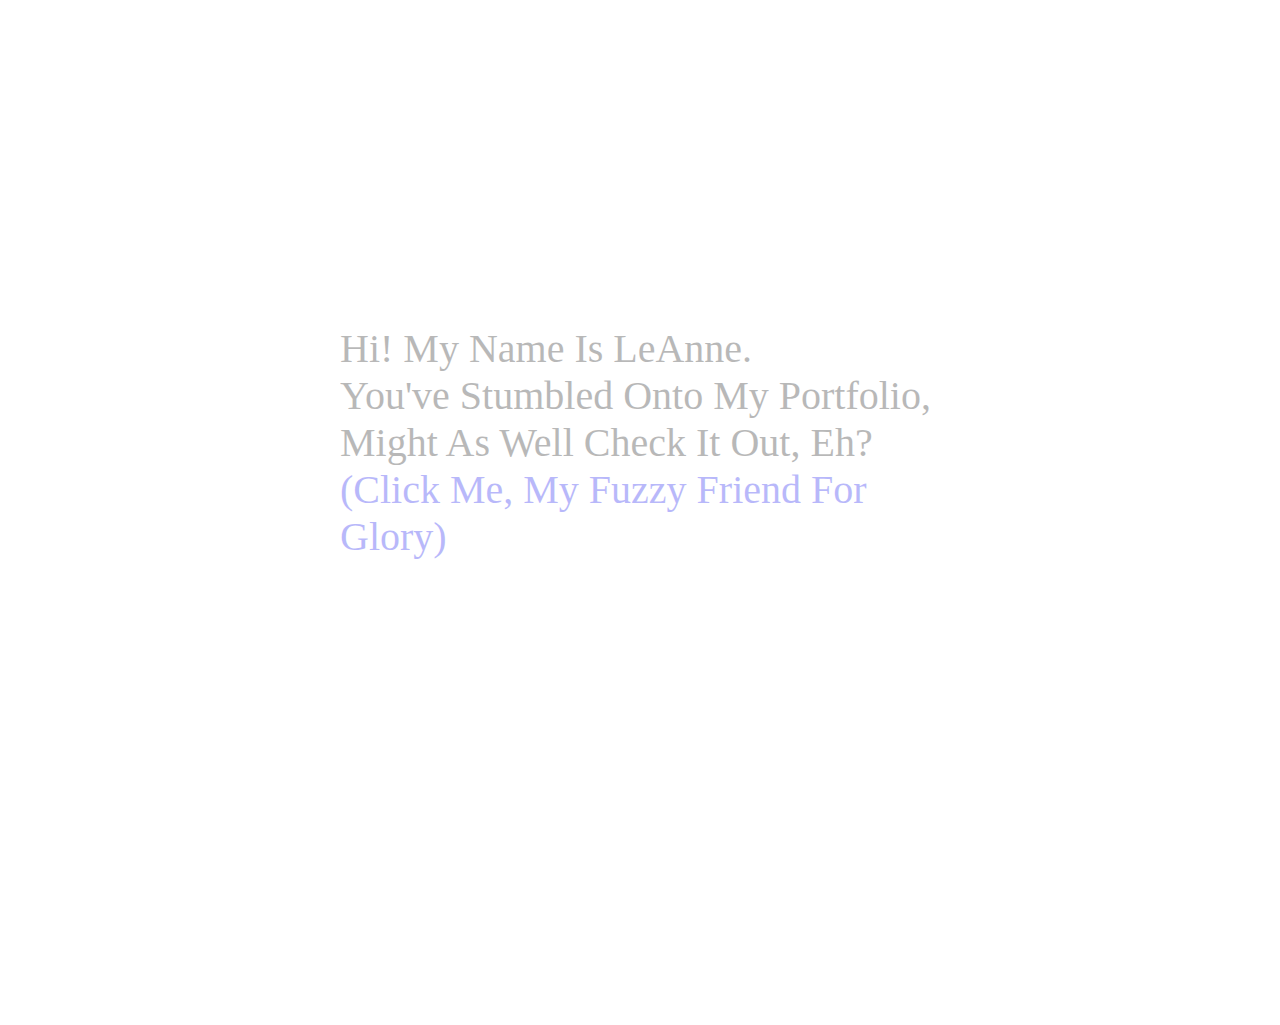
<file: index.html>
<!DOCTYPE html>
<html>

<link href="https://www.fontify.me/wf/42216a06e8977da4ccec1ff4702d0922" rel="stylesheet" type="text/css">
<style>
body{
font-family: font97579;
}
</style>

<head>
  <link rel="stylesheet" type="text/css" href="assets/css/style.css">
  <script src="assets/jquery.min.js"></script>
  <script type="text/javascript" src="assets/js/script.js"></script>
</head>
  <link rel="icon" href="assets/img/icon.png">
  <span id = "leanne">
    <div> Hi! My name is LeAnne.</div> <div>You've stumbled onto my portfolio,</div><div> might as well check it out, eh? </div></div>
    <a href = "assets/portfolio.html" class="transition"> (click me, my fuzzy friend for glory)</a>
  </span>

  </div>
  <body>


  </body>
</html>
</file>
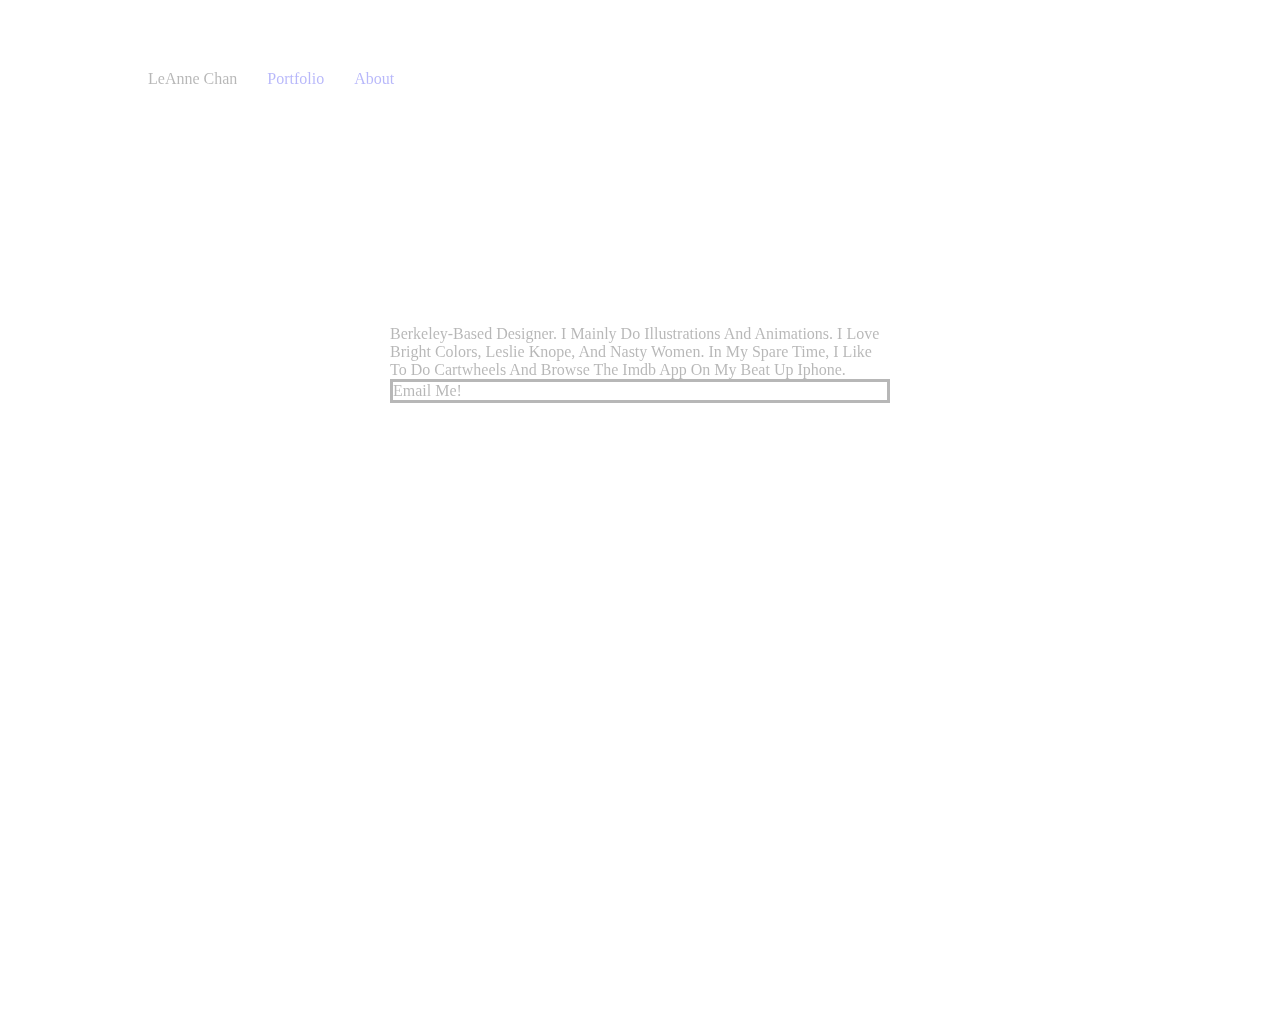
<file: assets/about.html>
<!DOCTYPE html>
<html>
<link href="https://www.fontify.me/wf/42216a06e8977da4ccec1ff4702d0922" rel="stylesheet" type="text/css">
<style>
body{
font-family: font97579;
}
</style>

<link rel="icon" href="img/icon.png">

    <link rel="stylesheet" type="text/css" href="css/style.css">
    <script src="jquery.min.js"></script>
    <script type="text/javascript" src="js/script.js"></script>

  <div class="homebar">
    <div class= "itembar"> LeAnne Chan</div>

    <a href = "portfolio.html">
        <div class= "itembar"> Portfolio </div>
    </a>

    <a href = "about.html">
        <div class= "itembar"> About </div>
    </a>

  </div>
  <body>
    <div id = "about">
    Berkeley-based designer. I mainly do illustrations and animations. I love bright colors, Leslie knope, and nasty women. In my spare time, I like to do cartwheels and browse the imdb app on my beat up iphone.
<a><div id = "emailme">Email me!
  <div id = "hidethis">leanne.chan97[at]gmail.com</div>
</div></a>

</div>
  </body>
</html>
</file>
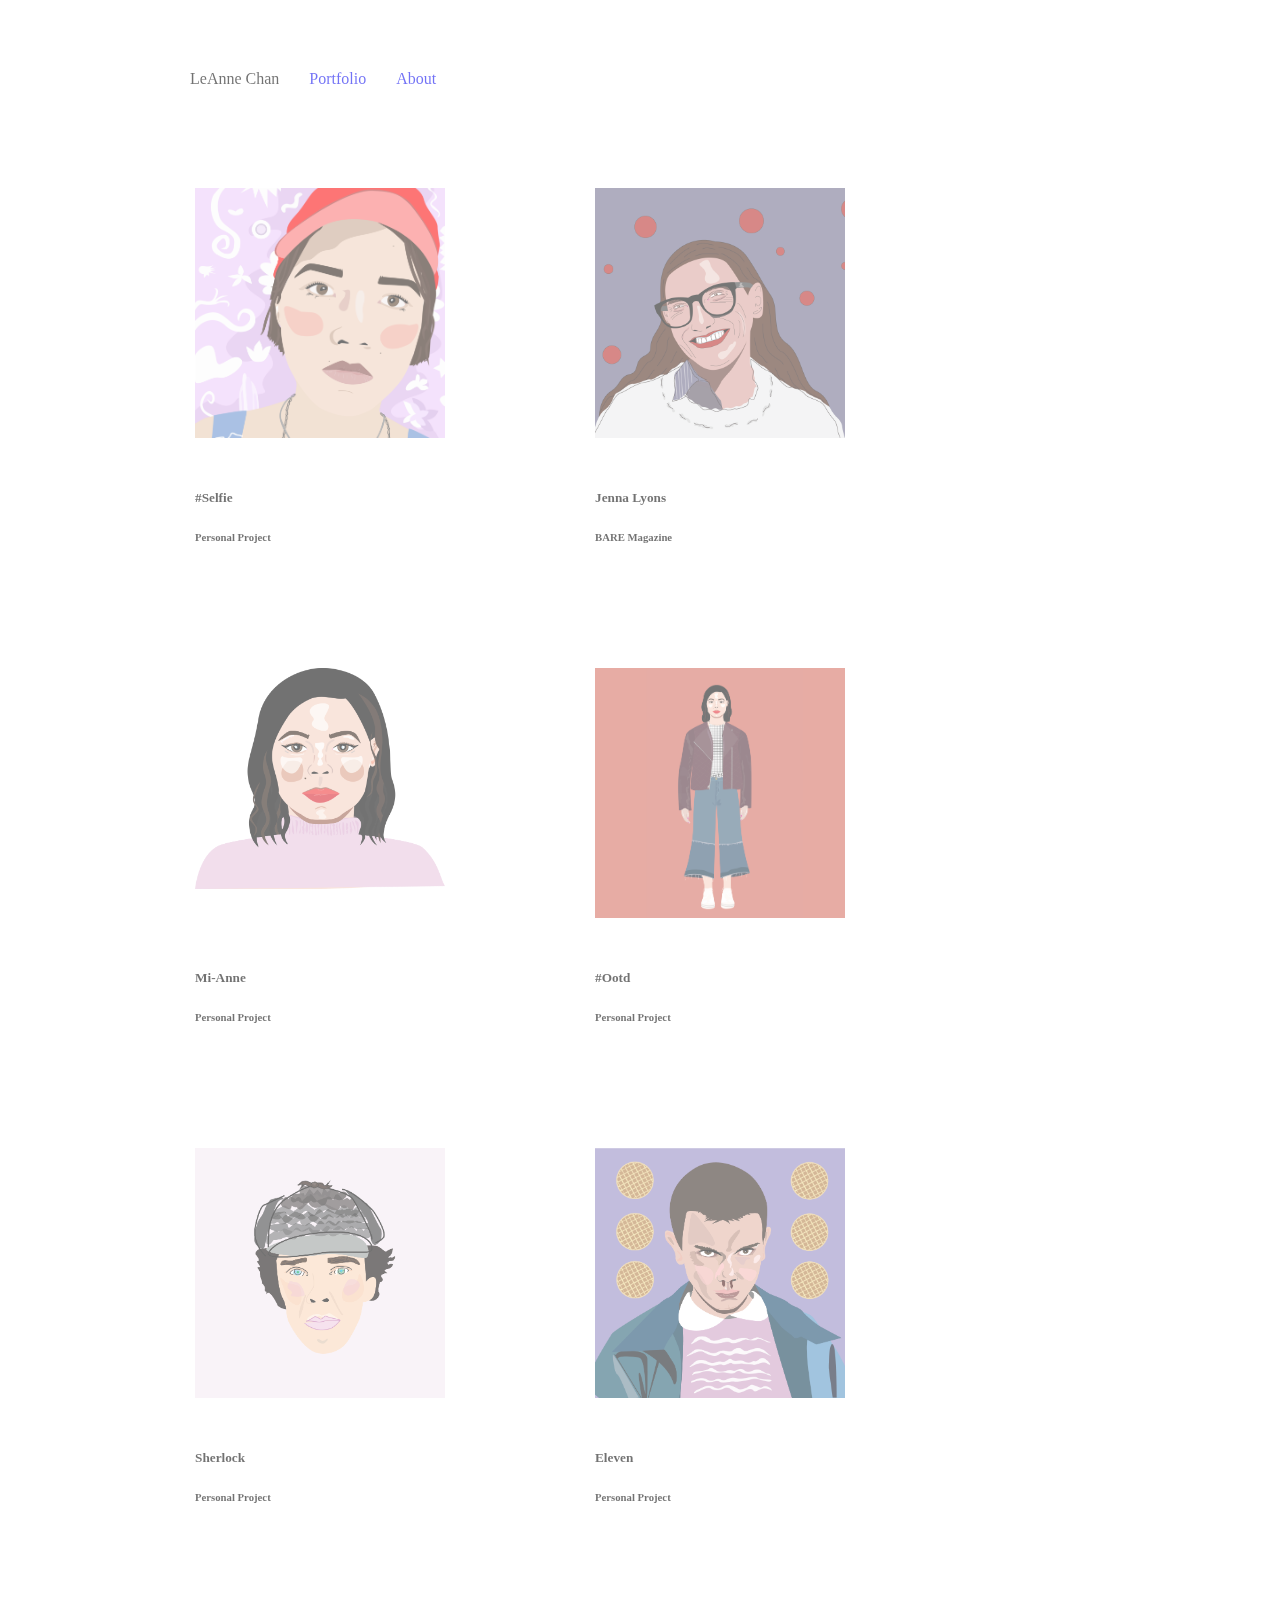
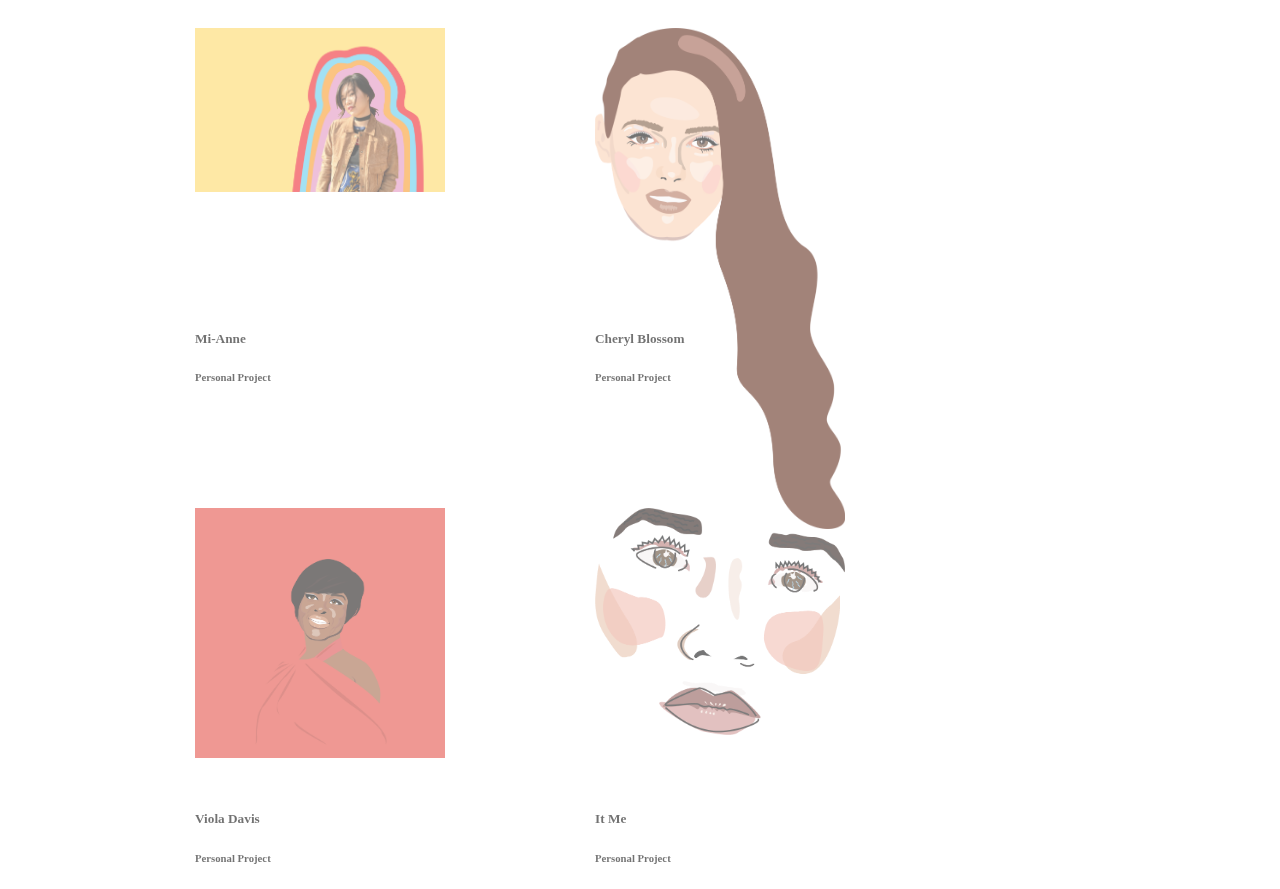
<file: assets/portfolio.html>
<!DOCTYPE html>
<html>
<link href="https://www.fontify.me/wf/42216a06e8977da4ccec1ff4702d0922" rel="stylesheet" type="text/css">
<style>
body{
font-family: font97579;
}
</style>

  <head>
    <link rel="stylesheet" type="text/css" href="css/style.css">
    <script src="jquery.min.js"></script>
    <script type="text/javascript" src="js/script.js"></script>
    <link rel="icon" href="img/icon.png">
    <title></title>
  </head>

  <div class="homebar">
    <div class= "itembar"> LeAnne Chan </div>

    <a href = "portfolio.html">
        <div class= "itembar"> Portfolio </div>
    </a>

    <a href = "about.html">
        <div class= "itembar"> About </div>
    </a>

  </div>

  <body id="portfoliobody">
    <span id="pieceBlock">

    	   <div class= "piece">

           <div class="pieceimg">
    		       <img style="width: 125%;" src="img/selfie.png" class="pic">
           </div>

    		   <div class="pieceDescription">
    			      <h5> #Selfie </h5>
    			      <h6>Personal Project</h6>

    		   </div>

    	   </div>

         <div class= "piece">

           <div class="pieceimg">
    		       <img style="width: 125%;" src="img/jennalyons.png" class="pic">
           </div>

    		    <div class="pieceDescription">
    			      <h5> Jenna Lyons </h5>
    			      <h6>BARE Magazine</h6>

    		   </div>

    	   </div>

         <div class= "piece">

           <div class="pieceimg">
               <img style="width: 125%;" src="img/mianne2.png" class="pic">
           </div>

           <div class="pieceDescription">
                <h5> Mi-Anne </h5>
                <h6>Personal Project</h6>

           </div>

         </div>

         <div class= "piece">

           <div class="pieceimg">
    		       <img style="width: 125%;" src="img/mianne.png" class="pic">
           </div>

    		    <div class="pieceDescription">
    			      <h5> #ootd </h5>
    			      <h6>Personal Project</h6>

    		   </div>

    	   </div>

         <div class= "piece">

           <div class="pieceimg">
    		       <img style="width: 125%;" src="img/sherlock.png" class="pic">
           </div>

    		   <div class="pieceDescription">
    			      <h5> Sherlock </h5>
    			      <h6>Personal Project</h6>

    		   </div>

    	   </div>

         <div class= "piece">

           <div class="pieceimg">
    		       <img style="width: 125%;" src="img/eleven.png" class="pic">
           </div>

    		   <div class="pieceDescription">
    			      <h5> Eleven </h5>
    			      <h6>Personal Project</h6>

    		   </div>

    	   </div>

         <div class= "piece">

           <div class="pieceimg">
    		       <img style="width: 125%;" src="img/groovybackgroundmianne.png" class="pic">
           </div>

    		   <div class="pieceDescription">
    			      <h5> Mi-Anne </h5>
    			      <h6>Personal Project</h6>

    		   </div>

    	   </div>

         <div width=500px class= "piece">

           <div class="pieceimg">
    		       <img style="width: 125%;" src="img/Cheryl.png" class="pic">
           </div>

    		   <div class="pieceDescription">
    			      <h5> Cheryl Blossom </h5>
    			      <h6>Personal Project</h6>
    		   </div>

    	   </div>

         <div class= "piece">

           <div class="pieceimg">
    		       <img style="width: 125%;" src="img/viola-davis.png" class="pic">
           </div>

    		   <div class="pieceDescription">
    			      <h5> Viola Davis </h5>
    			      <h6>Personal Project</h6>

    		   </div>

    	   </div>

         <div class= "piece">

           <div class="pieceimg">
    		       <img style="width: 125%;" src="img/itme.png" class="pic">
           </div>

    		   <div class="pieceDescription">
    			      <h5> It me </h5>
    			      <h6>Personal Project</h6>

    		   </div>

    	   </div>


     </span>

  </body>

</html>
</file>
<file: assets/css/style.css>
body{
    background:#FFFFFF;
    text-decoration: none;
    text-transform: capitalize;
}

#itme {
  width:40%;
}

a:link {
  text-decoration: none;
  text-color: #E99B8B;
}
a:visited {
text-decoration: none;
color: #E99B8B;
}

a:hover {
text-decoration: none;
color: black;
}

a:active {
text-decoration: none;
color:black;
}


#portfoliobody {
  margin:50px;
}

.backgroundimg {
  position: absolute;
  left: 0;
  right: 0;
  top: 0;
  bottom: 0;
  overflow: hidden;
  width: 100%;
  z-index: -10;
}

#leanne {
  width: 600px;
  height:700px;
  position: absolute;
  left: 0;
  right: 0;
  top: 50px;
  bottom: 0;
  margin: auto;
  padding-top: 400px;
  font-size:40px;
}

.pieceimg {
  width: 200px;
  height: 200px;
  padding-bottom:80px;
}

#selfie {
  width: 350px;

}

#pieceBlock {
  position: relative;
  overflow: hidden;
  float: left;
  top: 0;
  bottom:0;
  left: 0;
  right:0;
  margin-left: 45px;

}

.piece {
  float: left;
  margin-left: 100px;
  margin-right: 100px;
  margin-top: 100px;

}

.pic {
  width: 400px;
}


.homebar {
  margin-left: 110px;
  margin-top: 70px;
}

.itembar {
  float: left;
  padding-left: 30px
}

#about {
  width: 500px;
  height:700px;
  position: absolute;
  left: 0;
  right: 0;
  top: 50px;
  bottom: 0;
  margin: auto;
  padding-top: 400px;
}
#emailme {
  border-style: solid;
  cursor:pointer;
}
</file>
